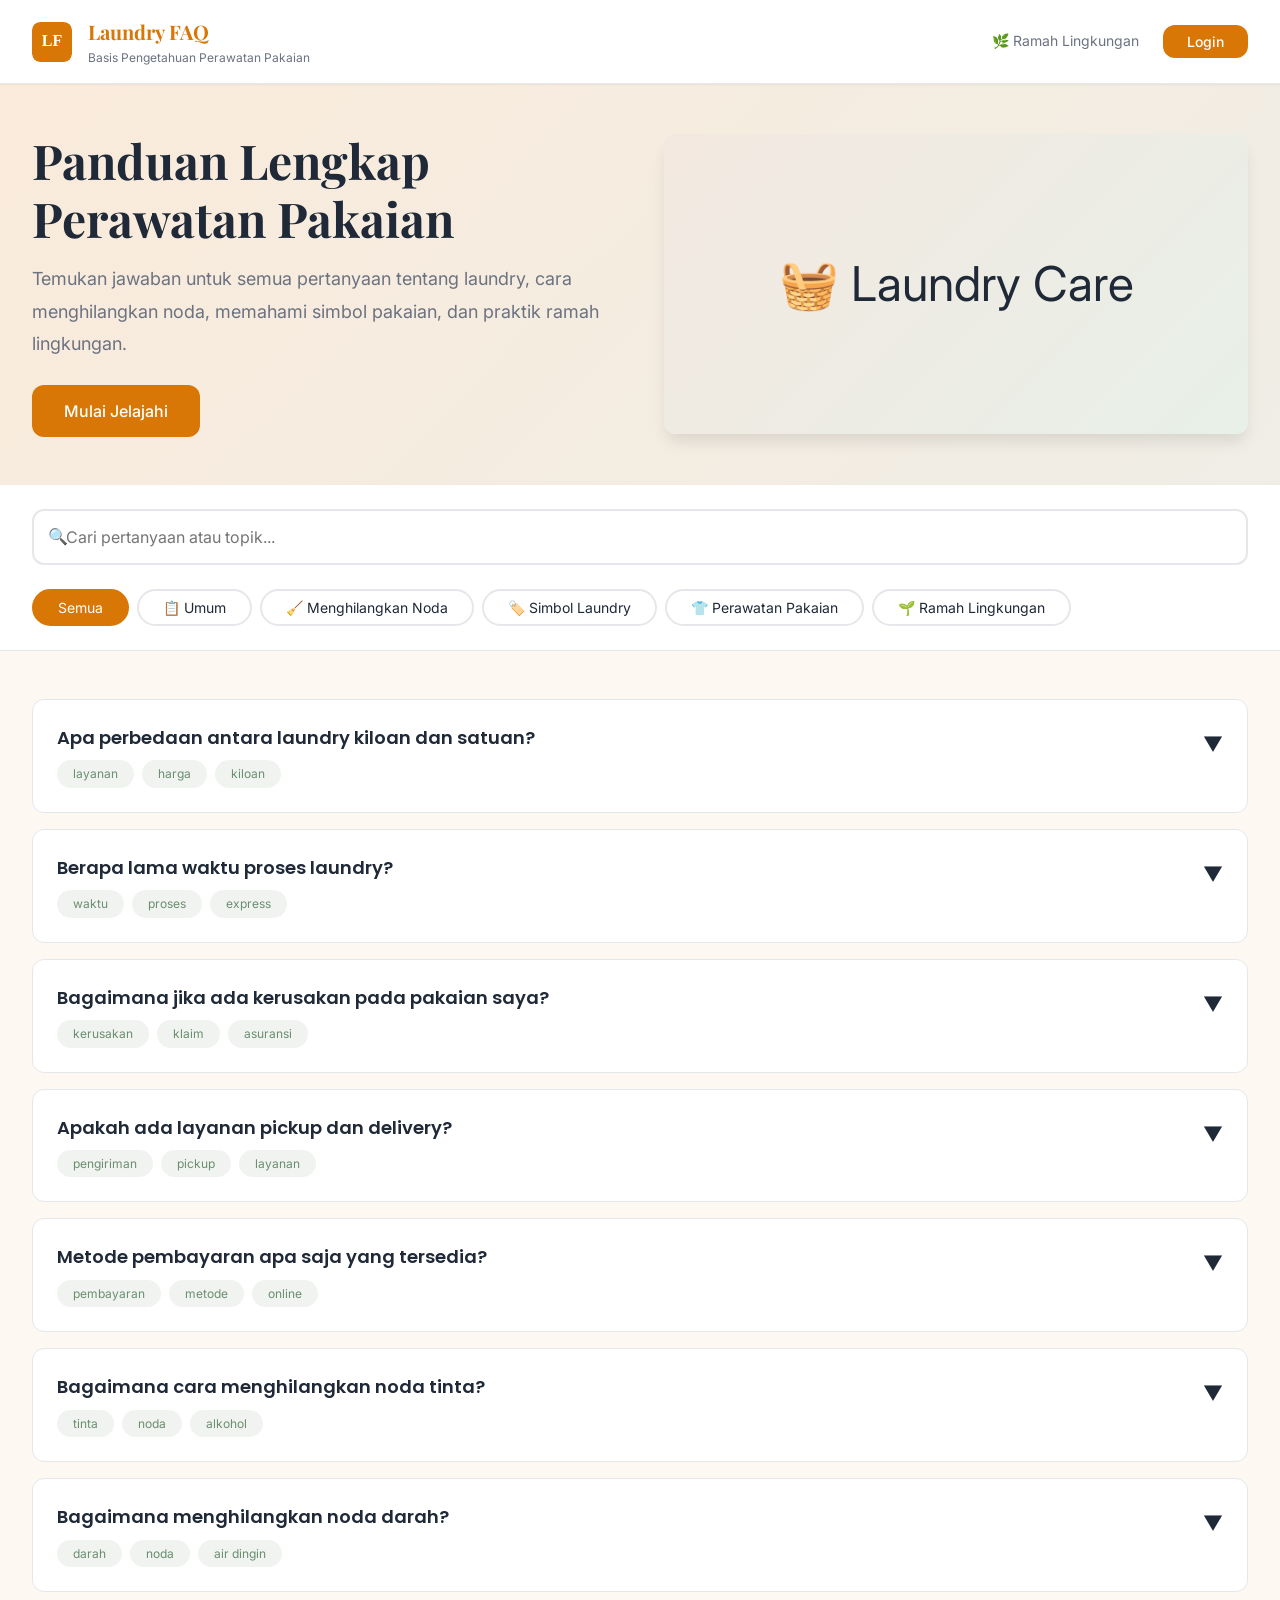
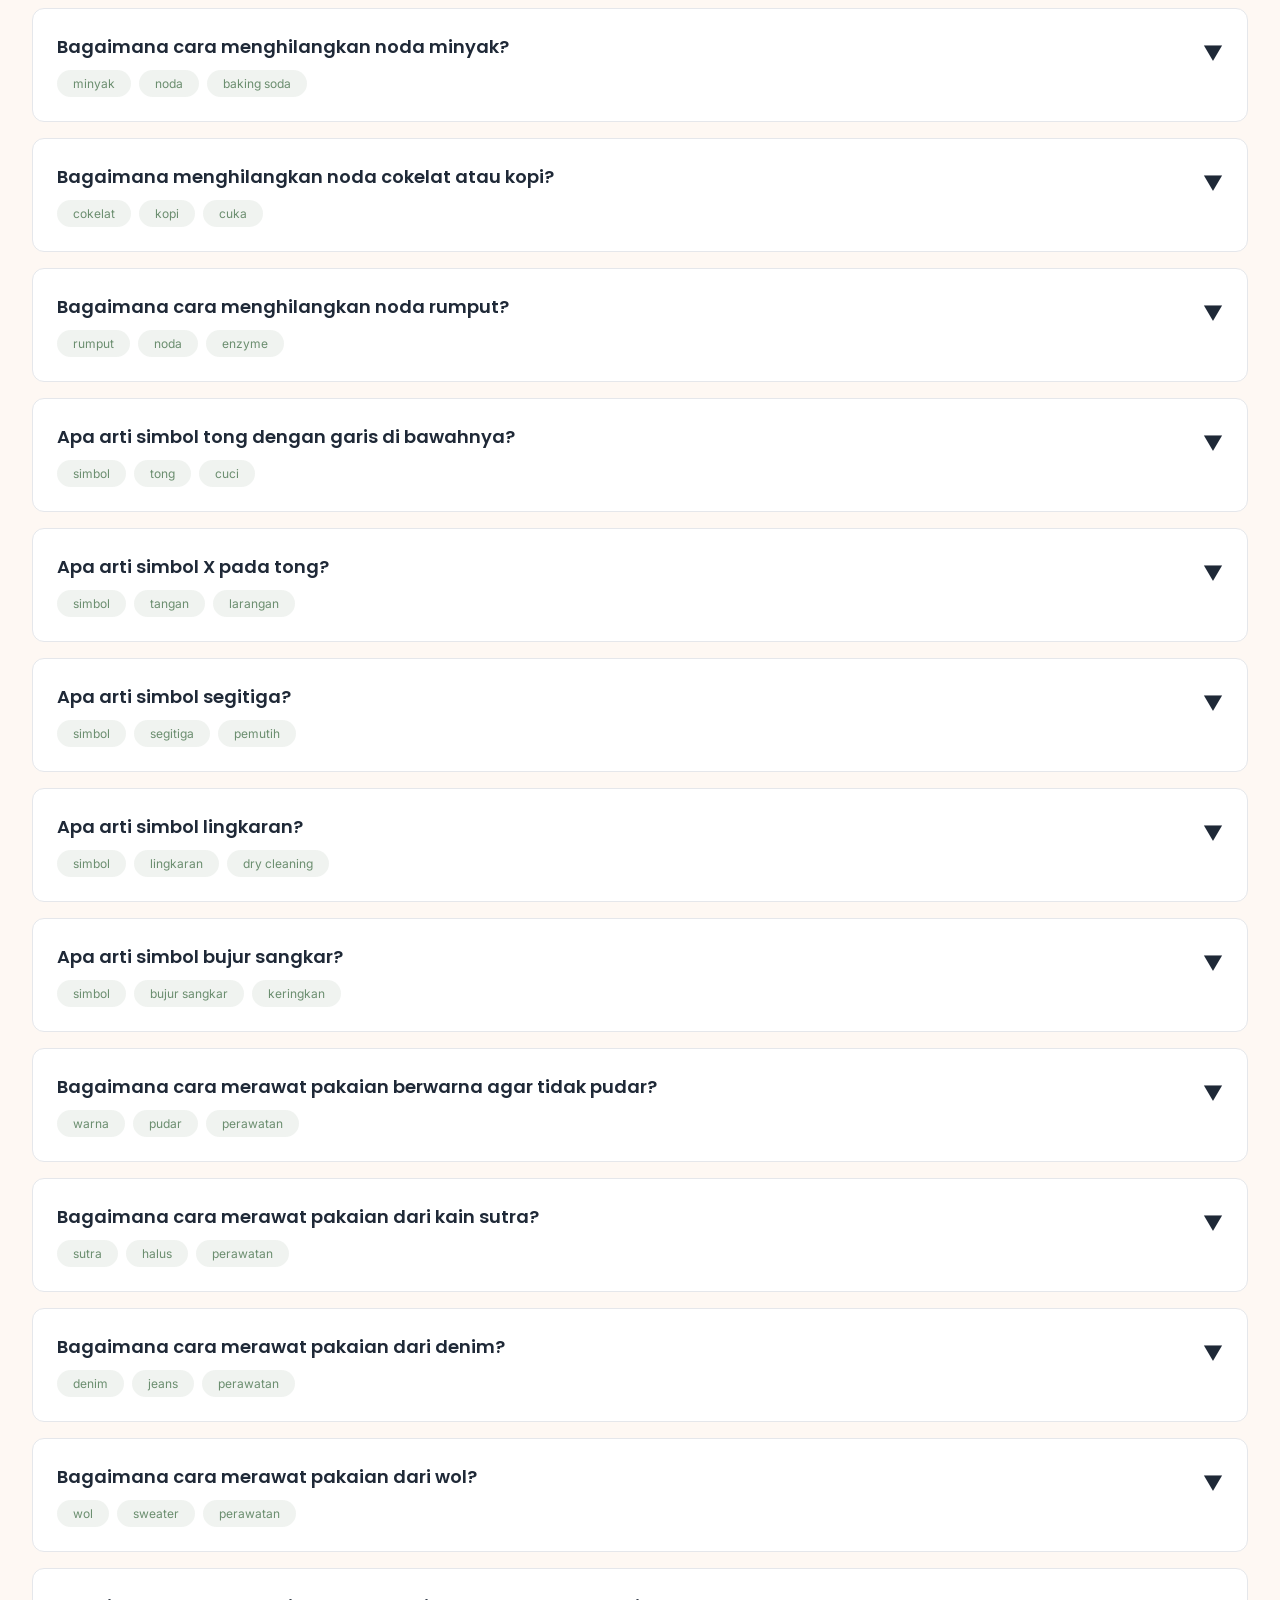
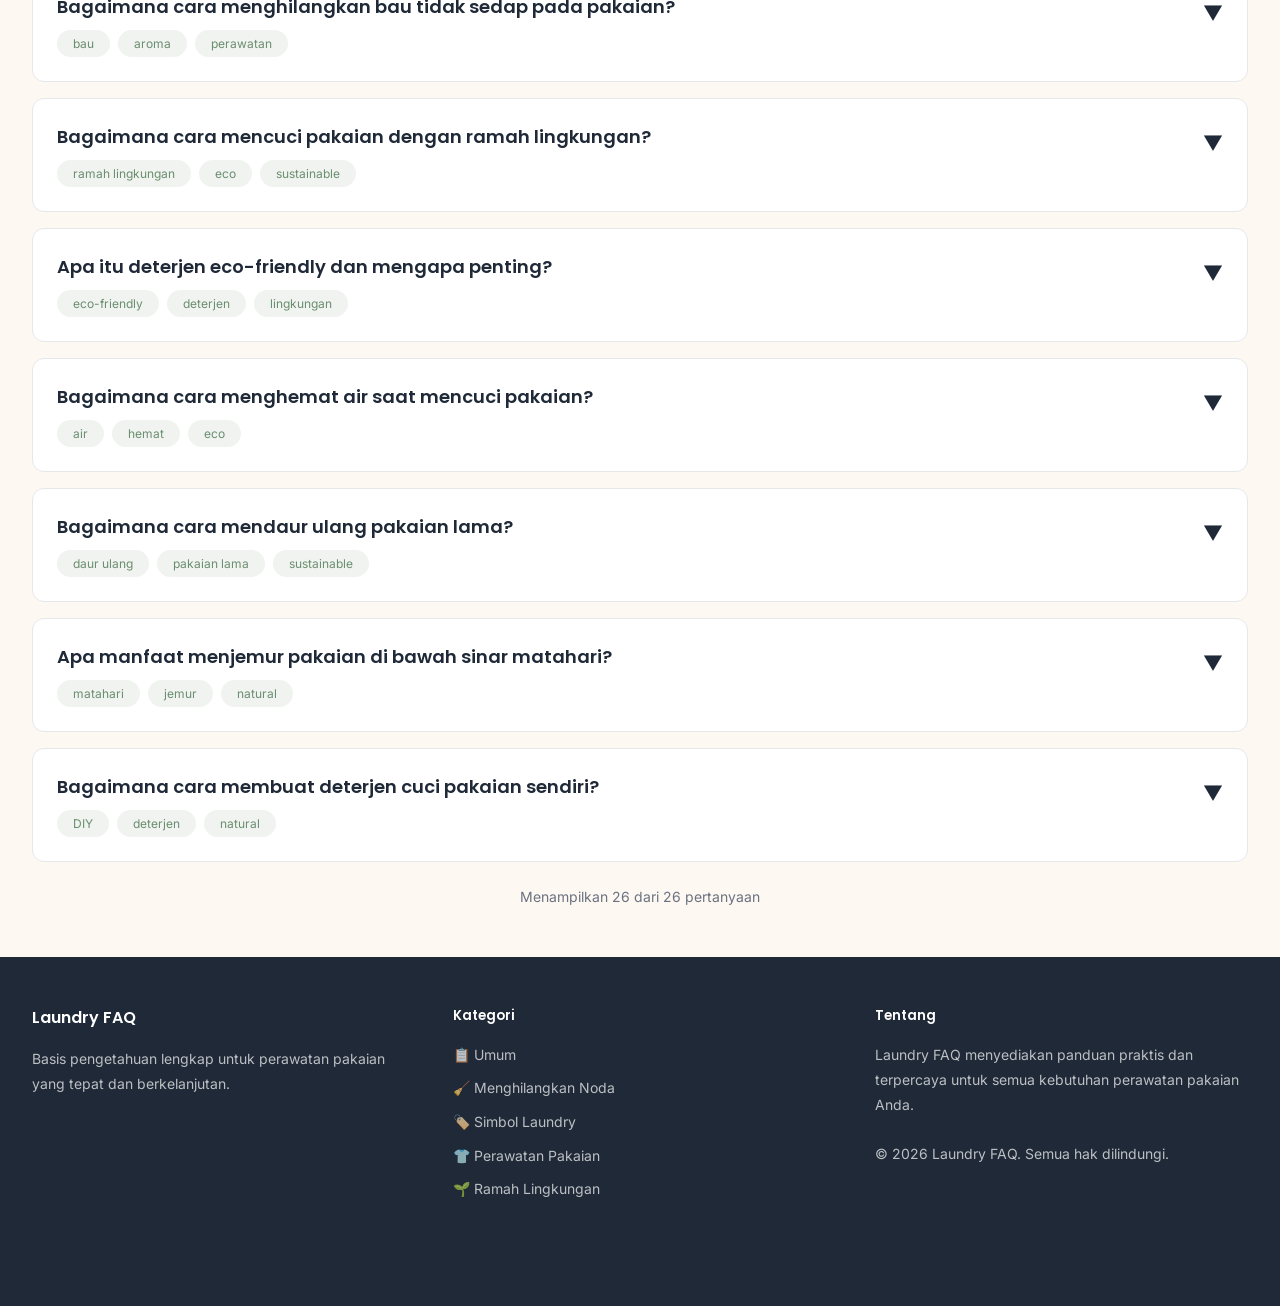
<file: index.html>
<!DOCTYPE html>
<html lang="id">
<head>
    <meta charset="UTF-8">
    <meta name="viewport" content="width=device-width, initial-scale=1.0">
    <title>Laundry FAQ - Basis Pengetahuan Perawatan Pakaian</title>
    <link rel="preconnect" href="https://fonts.googleapis.com">
    <link rel="preconnect" href="https://fonts.gstatic.com" crossorigin>
    <link href="https://fonts.googleapis.com/css2?family=Playfair+Display:wght@700&family=Poppins:wght@500;600&family=Inter:wght@400;500;600&display=swap" rel="stylesheet">
    <link rel="stylesheet" href="styles.css">
</head>
<body>
    <!-- Header/Navigation -->
    <header class="header sticky">
        <div class="container">
            <div class="header-content">
                <div class="logo-section">
                    <img src="data:image/svg+xml,%3Csvg xmlns='http://www.w3.org/2000/svg' viewBox='0 0 100 100'%3E%3Crect fill='%23D97706' width='100' height='100' rx='20'/%3E%3Ctext x='50' y='60' font-size='40' font-weight='bold' fill='white' text-anchor='middle'%3ELF%3C/text%3E%3C/svg%3E" alt="Logo" class="logo">
                    <div>
                        <h1 class="logo-title">Laundry FAQ</h1>
                        <p class="logo-subtitle">Basis Pengetahuan Perawatan Pakaian</p>
                    </div>
                </div>
                <div class="header-actions">
                    <span class="eco-badge">🌿 Ramah Lingkungan</span>
                    <div class="auth-section" id="authSection">
                        <button class="btn btn-primary" onclick="window.location.href='login.html'">Login</button>
                    </div>
                </div>
            </div>
        </div>
    </header>

    <!-- Hero Section -->
    <section class="hero">
        <div class="container">
            <div class="hero-grid">
                <div class="hero-content">
                    <h2 class="hero-title">Panduan Lengkap Perawatan Pakaian</h2>
                    <p class="hero-description">Temukan jawaban untuk semua pertanyaan tentang laundry, cara menghilangkan noda, memahami simbol pakaian, dan praktik ramah lingkungan.</p>
                    <button class="btn btn-primary btn-large" onclick="document.getElementById('search-section').scrollIntoView({behavior: 'smooth'})">Mulai Jelajahi</button>
                </div>
                <div class="hero-image">
                    <div class="placeholder-image">🧺 Laundry Care</div>
                </div>
            </div>
        </div>
    </section>

    <!-- Search & Filter Section -->
    <section id="search-section" class="search-section">
        <div class="container">
            <div class="search-box">
                <input type="text" id="searchInput" placeholder="Cari pertanyaan atau topik..." class="search-input">
                <span class="search-icon">🔍</span>
            </div>
            <div class="category-filters">
                <button class="filter-btn active" data-category="all" onclick="filterByCategory('all')">Semua</button>
                <button class="filter-btn" data-category="general" onclick="filterByCategory('general')">📋 Umum</button>
                <button class="filter-btn" data-category="stains" onclick="filterByCategory('stains')">🧹 Menghilangkan Noda</button>
                <button class="filter-btn" data-category="symbols" onclick="filterByCategory('symbols')">🏷️ Simbol Laundry</button>
                <button class="filter-btn" data-category="care" onclick="filterByCategory('care')">👕 Perawatan Pakaian</button>
                <button class="filter-btn" data-category="eco" onclick="filterByCategory('eco')">🌱 Ramah Lingkungan</button>
            </div>
        </div>
    </section>

    <!-- FAQ Content Section -->
    <section class="faq-section">
        <div class="container">
            <div id="faqContainer" class="faq-container">
                <!-- FAQ items will be inserted here by JavaScript -->
            </div>
            <div class="results-counter">
                <p>Menampilkan <span id="resultCount">0</span> dari <span id="totalCount">0</span> pertanyaan</p>
            </div>
        </div>
    </section>

    <!-- Footer -->
    <footer class="footer">
        <div class="container">
            <div class="footer-grid">
                <div class="footer-col">
                    <h4>Laundry FAQ</h4>
                    <p>Basis pengetahuan lengkap untuk perawatan pakaian yang tepat dan berkelanjutan.</p>
                </div>
                <div class="footer-col">
                    <h5>Kategori</h5>
                    <ul id="footerCategories">
                        <!-- Categories will be inserted here -->
                    </ul>
                </div>
                <div class="footer-col">
                    <h5>Tentang</h5>
                    <p>Laundry FAQ menyediakan panduan praktis dan terpercaya untuk semua kebutuhan perawatan pakaian Anda.</p>
                    <p class="copyright">© 2026 Laundry FAQ. Semua hak dilindungi.</p>
                </div>
            </div>
        </div>
    </footer>

    <script src="data.js"></script>
    <script src="app.js"></script>
</body>
</html>
</file>
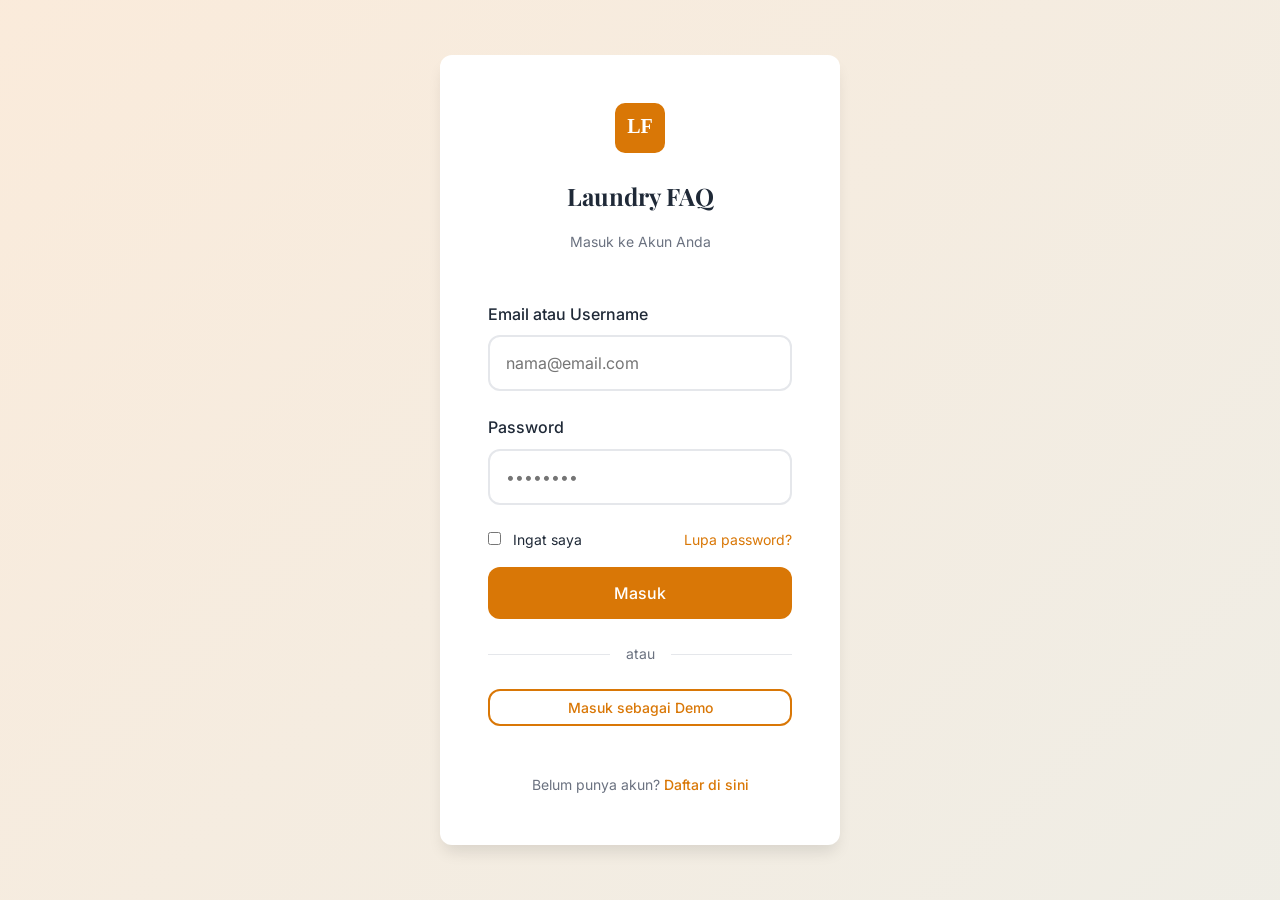
<file: admin.html>
<!DOCTYPE html>
<html lang="id">
<head>
    <meta charset="UTF-8">
    <meta name="viewport" content="width=device-width, initial-scale=1.0">
    <title>Admin Panel - Laundry FAQ</title>
    <link rel="preconnect" href="https://fonts.googleapis.com">
    <link rel="preconnect" href="https://fonts.gstatic.com" crossorigin>
    <link href="https://fonts.googleapis.com/css2?family=Playfair+Display:wght@700&family=Poppins:wght@500;600&family=Inter:wght@400;500;600&display=swap" rel="stylesheet">
    <link rel="stylesheet" href="styles.css">
    <style>
        .admin-container {
            display: grid;
            grid-template-columns: 1fr;
            min-height: 100vh;
        }

        .admin-content {
            padding: var(--spacing-2xl);
        }

        .admin-header {
            display: flex;
            align-items: center;
            justify-content: space-between;
            margin-bottom: var(--spacing-2xl);
            padding-bottom: var(--spacing-lg);
            border-bottom: 2px solid var(--border);
        }

        .admin-title {
            font-family: var(--font-display);
            font-size: 2rem;
            font-weight: 700;
            color: var(--foreground);
        }

        .admin-actions {
            display: flex;
            gap: var(--spacing-md);
            align-items: center;
        }

        .admin-user-info {
            display: flex;
            align-items: center;
            gap: var(--spacing-md);
            padding-right: var(--spacing-lg);
            border-right: 1px solid var(--border);
        }

        .admin-user-name {
            font-weight: 500;
            font-size: 0.875rem;
        }

        .admin-form-section {
            background-color: linear-gradient(135deg, rgba(217, 119, 6, 0.05) 0%, rgba(107, 142, 111, 0.05) 100%);
            border-left: 4px solid var(--primary);
            padding: var(--spacing-lg);
            border-radius: var(--radius-lg);
            margin-bottom: var(--spacing-2xl);
            display: none;
        }

        .admin-form-section.active {
            display: block;
        }

        .admin-form-title {
            font-family: var(--font-display);
            font-size: 1.5rem;
            font-weight: 700;
            margin-bottom: var(--spacing-lg);
        }

        .admin-form-grid {
            display: grid;
            grid-template-columns: 1fr;
            gap: var(--spacing-md);
        }

        @media (min-width: 768px) {
            .admin-form-grid {
                grid-template-columns: 1fr 1fr;
            }
        }

        .admin-form-full {
            grid-column: 1 / -1;
        }

        .admin-form-buttons {
            display: flex;
            gap: var(--spacing-md);
            margin-top: var(--spacing-lg);
            grid-column: 1 / -1;
        }

        .admin-toolbar {
            display: flex;
            flex-wrap: wrap;
            gap: var(--spacing-md);
            margin-bottom: var(--spacing-lg);
            align-items: center;
        }

        .admin-search {
            flex: 1;
            min-width: 200px;
        }

        .admin-filters {
            display: flex;
            flex-wrap: wrap;
            gap: var(--spacing-sm);
            margin-bottom: var(--spacing-lg);
        }

        .admin-list {
            display: grid;
            gap: var(--spacing-md);
        }

        .admin-item {
            background-color: white;
            border: 1px solid var(--border);
            border-radius: var(--radius-lg);
            padding: var(--spacing-lg);
            display: flex;
            justify-content: space-between;
            align-items: flex-start;
            gap: var(--spacing-md);
        }

        .admin-item-content {
            flex: 1;
        }

        .admin-item-title {
            font-family: var(--font-accent);
            font-size: 1.125rem;
            font-weight: 600;
            margin-bottom: var(--spacing-sm);
            color: var(--foreground);
        }

        .admin-item-meta {
            font-size: 0.875rem;
            color: var(--muted);
            margin-bottom: var(--spacing-sm);
        }

        .admin-item-tags {
            display: flex;
            flex-wrap: wrap;
            gap: var(--spacing-sm);
        }

        .admin-item-actions {
            display: flex;
            gap: var(--spacing-sm);
            flex-shrink: 0;
        }

        .admin-item-actions .btn {
            padding: var(--spacing-xs) var(--spacing-md);
            font-size: 0.75rem;
        }

        .tag-input-group {
            display: flex;
            gap: var(--spacing-sm);
            margin-bottom: var(--spacing-md);
        }

        .tag-input-group input {
            flex: 1;
        }

        .tag-list {
            display: flex;
            flex-wrap: wrap;
            gap: var(--spacing-sm);
            margin-bottom: var(--spacing-md);
        }

        .tag-item {
            display: inline-flex;
            align-items: center;
            gap: var(--spacing-sm);
            padding: var(--spacing-xs) var(--spacing-md);
            background-color: rgba(107, 142, 111, 0.1);
            color: var(--secondary);
            border-radius: 9999px;
            font-size: 0.875rem;
        }

        .tag-item button {
            background: none;
            border: none;
            color: inherit;
            cursor: pointer;
            font-size: 1rem;
            padding: 0;
        }

        .empty-state {
            text-align: center;
            padding: var(--spacing-2xl);
            color: var(--muted);
        }

        .empty-state-icon {
            font-size: 3rem;
            margin-bottom: var(--spacing-md);
        }

        .stats-grid {
            display: grid;
            grid-template-columns: repeat(auto-fit, minmax(150px, 1fr));
            gap: var(--spacing-md);
            margin-bottom: var(--spacing-2xl);
        }

        .stat-card {
            background-color: white;
            border: 1px solid var(--border);
            border-radius: var(--radius-lg);
            padding: var(--spacing-lg);
            text-align: center;
        }

        .stat-value {
            font-family: var(--font-display);
            font-size: 2rem;
            font-weight: 700;
            color: var(--primary);
        }

        .stat-label {
            font-size: 0.875rem;
            color: var(--muted);
            margin-top: var(--spacing-sm);
        }
    </style>
</head>
<body>
    <!-- Header -->
    <header class="header sticky">
        <div class="container">
            <div class="header-content">
                <div class="logo-section">
                    <img src="data:image/svg+xml,%3Csvg xmlns='http://www.w3.org/2000/svg' viewBox='0 0 100 100'%3E%3Crect fill='%23D97706' width='100' height='100' rx='20'/%3E%3Ctext x='50' y='60' font-size='40' font-weight='bold' fill='white' text-anchor='middle'%3ELF%3C/text%3E%3C/svg%3E" alt="Logo" class="logo">
                    <div>
                        <h1 class="logo-title">Admin Panel</h1>
                        <p class="logo-subtitle">Kelola FAQ Laundry</p>
                    </div>
                </div>
                <div class="header-actions">
                    <div class="admin-user-info">
                        <span class="admin-user-name" id="userName">Admin</span>
                    </div>
                    <button class="btn btn-outline btn-small" onclick="logout()">Logout</button>
                </div>
            </div>
        </div>
    </header>

    <!-- Main Content -->
    <main class="admin-content">
        <div class="container">
            <div class="admin-header">
                <h2 class="admin-title">Manajemen FAQ</h2>
                <div class="admin-actions">
                    <button class="btn btn-primary" onclick="toggleCreateForm()">➕ Buat FAQ Baru</button>
                </div>
            </div>

            <!-- Alert Container -->
            <div id="alertContainer"></div>

            <!-- Statistics -->
            <div class="stats-grid">
                <div class="stat-card">
                    <div class="stat-value" id="totalFaqCount">0</div>
                    <div class="stat-label">Total FAQ</div>
                </div>
                <div class="stat-card">
                    <div class="stat-value" id="categoryCount">0</div>
                    <div class="stat-label">Kategori</div>
                </div>
            </div>

            <!-- Create/Edit Form -->
            <div class="admin-form-section" id="createFormSection">
                <h3 class="admin-form-title" id="formTitle">Buat FAQ Baru</h3>
                <form class="admin-form-grid" onsubmit="handleSaveFaq(event)">
                    <div class="form-group">
                        <label class="form-label" for="faqQuestion">Pertanyaan *</label>
                        <input type="text" id="faqQuestion" class="form-input" placeholder="Masukkan pertanyaan..." required>
                    </div>

                    <div class="form-group">
                        <label class="form-label" for="faqCategory">Kategori *</label>
                        <select id="faqCategory" class="form-select" required>
                            <option value="">Pilih kategori...</option>
                        </select>
                    </div>

                    <div class="form-group admin-form-full">
                        <label class="form-label" for="faqAnswer">Jawaban *</label>
                        <textarea id="faqAnswer" class="form-textarea" placeholder="Masukkan jawaban..." required></textarea>
                    </div>

                    <div class="form-group admin-form-full">
                        <label class="form-label">Tag</label>
                        <div class="tag-input-group">
                            <input type="text" id="tagInput" class="form-input" placeholder="Tambahkan tag...">
                            <button type="button" class="btn btn-outline" onclick="addTag()">Tambah</button>
                        </div>
                        <div class="tag-list" id="tagList"></div>
                    </div>

                    <div class="admin-form-buttons">
                        <button type="submit" class="btn btn-primary" id="submitBtn">Buat FAQ</button>
                        <button type="button" class="btn btn-outline" onclick="cancelForm()">Batal</button>
                    </div>
                </form>
            </div>

            <!-- Search & Filter -->
            <div class="admin-toolbar">
                <div class="admin-search">
                    <input type="text" id="searchFaq" class="form-input" placeholder="Cari FAQ...">
                </div>
            </div>

            <div class="admin-filters">
                <button class="filter-btn active" data-category="all" onclick="filterAdminCategory('all')">Semua</button>
                <button class="filter-btn" data-category="general" onclick="filterAdminCategory('general')">Umum</button>
                <button class="filter-btn" data-category="stains" onclick="filterAdminCategory('stains')">Menghilangkan Noda</button>
                <button class="filter-btn" data-category="symbols" onclick="filterAdminCategory('symbols')">Simbol Laundry</button>
                <button class="filter-btn" data-category="care" onclick="filterAdminCategory('care')">Perawatan Pakaian</button>
                <button class="filter-btn" data-category="eco" onclick="filterAdminCategory('eco')">Ramah Lingkungan</button>
            </div>

            <!-- FAQ List -->
            <div class="admin-list" id="adminFaqList"></div>
        </div>
    </main>

    <script src="data.js"></script>
    <script src="admin.js"></script>
</body>
</html>
</file>
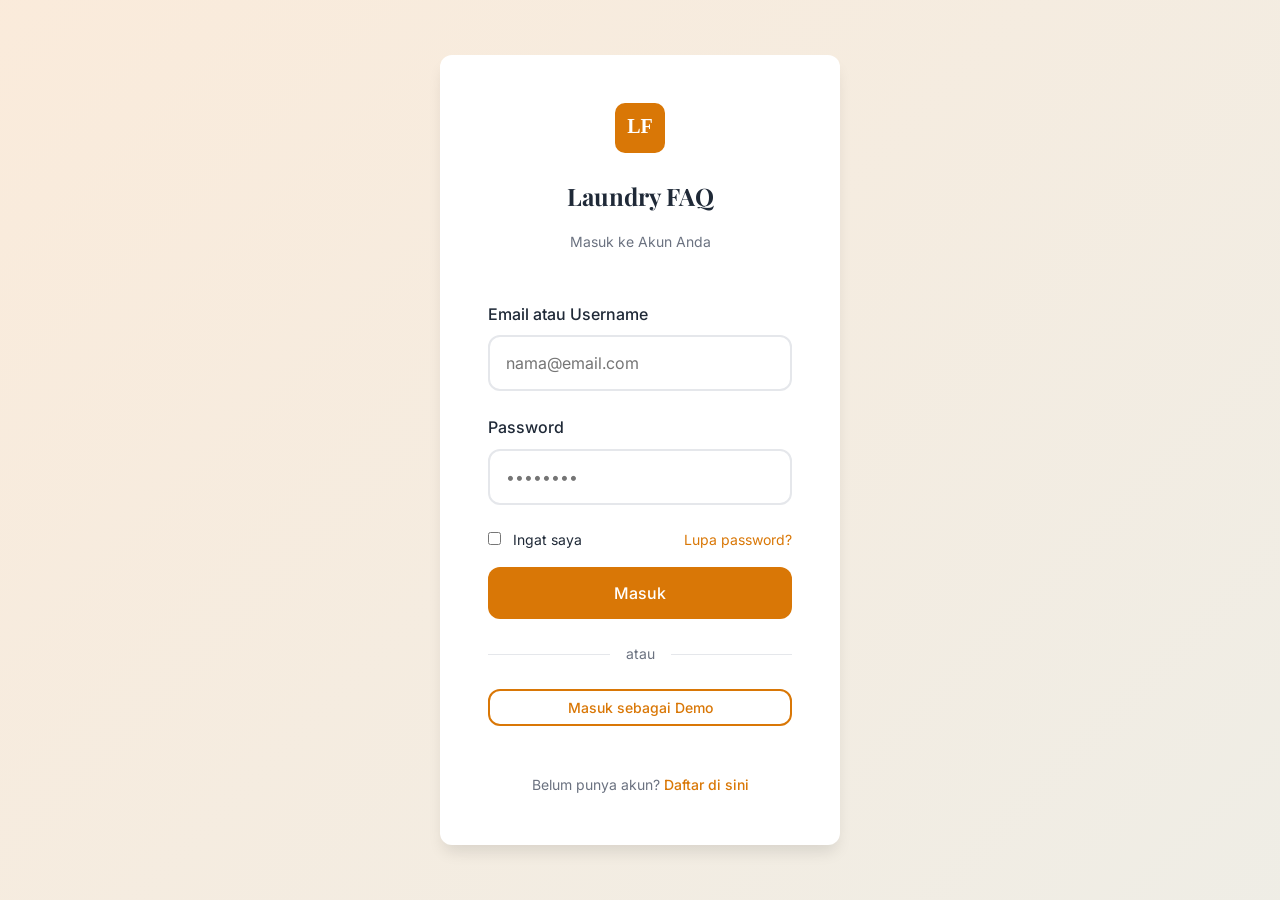
<file: login.html>
<!DOCTYPE html>
<html lang="id">
<head>
    <meta charset="UTF-8">
    <meta name="viewport" content="width=device-width, initial-scale=1.0">
    <title>Login - Laundry FAQ</title>
    <link rel="preconnect" href="https://fonts.googleapis.com">
    <link rel="preconnect" href="https://fonts.gstatic.com" crossorigin>
    <link href="https://fonts.googleapis.com/css2?family=Playfair+Display:wght@700&family=Poppins:wght@500;600&family=Inter:wght@400;500;600&display=swap" rel="stylesheet">
    <link rel="stylesheet" href="styles.css">
    <style>
        .login-container {
            min-height: 100vh;
            display: flex;
            align-items: center;
            justify-content: center;
            background: linear-gradient(135deg, rgba(217, 119, 6, 0.1) 0%, rgba(107, 142, 111, 0.1) 100%);
            padding: var(--spacing-md);
        }

        .login-card {
            width: 100%;
            max-width: 400px;
            background-color: white;
            border-radius: var(--radius-lg);
            padding: var(--spacing-2xl);
            box-shadow: var(--shadow-lg);
        }

        .login-header {
            text-align: center;
            margin-bottom: var(--spacing-2xl);
        }

        .login-logo {
            width: 50px;
            height: 50px;
            margin: 0 auto var(--spacing-md);
        }

        .login-title {
            font-family: var(--font-display);
            font-size: 1.5rem;
            font-weight: 700;
            color: var(--foreground);
            margin-bottom: var(--spacing-md);
        }

        .login-subtitle {
            color: var(--muted);
            font-size: 0.875rem;
        }

        .login-form {
            margin-bottom: var(--spacing-lg);
        }

        .form-divider {
            display: flex;
            align-items: center;
            gap: var(--spacing-md);
            margin: var(--spacing-lg) 0;
        }

        .form-divider::before,
        .form-divider::after {
            content: '';
            flex: 1;
            height: 1px;
            background-color: var(--border);
        }

        .form-divider-text {
            color: var(--muted);
            font-size: 0.875rem;
        }

        .login-footer {
            text-align: center;
            margin-top: var(--spacing-lg);
            color: var(--muted);
            font-size: 0.875rem;
        }

        .login-footer a {
            color: var(--primary);
            font-weight: 500;
        }

        .alert {
            margin-bottom: var(--spacing-lg);
        }

        .checkbox-group {
            display: flex;
            align-items: center;
            justify-content: space-between;
            margin-bottom: var(--spacing-md);
            font-size: 0.875rem;
        }

        .checkbox-group input[type="checkbox"] {
            margin-right: var(--spacing-sm);
        }

        .checkbox-group a {
            color: var(--primary);
        }
    </style>
</head>
<body>
    <div class="login-container">
        <div class="login-card">
            <div class="login-header">
                <img src="data:image/svg+xml,%3Csvg xmlns='http://www.w3.org/2000/svg' viewBox='0 0 100 100'%3E%3Crect fill='%23D97706' width='100' height='100' rx='20'/%3E%3Ctext x='50' y='60' font-size='40' font-weight='bold' fill='white' text-anchor='middle'%3ELF%3C/text%3E%3C/svg%3E" alt="Logo" class="login-logo">
                <h1 class="login-title">Laundry FAQ</h1>
                <p class="login-subtitle">Masuk ke Akun Anda</p>
            </div>

            <div id="alertContainer"></div>

            <form class="login-form" onsubmit="handleLogin(event)">
                <div class="form-group">
                    <label class="form-label" for="email">Email atau Username</label>
                    <input type="text" id="email" class="form-input" placeholder="nama@email.com" required>
                </div>

                <div class="form-group">
                    <label class="form-label" for="password">Password</label>
                    <input type="password" id="password" class="form-input" placeholder="••••••••" required>
                </div>

                <div class="checkbox-group">
                    <label>
                        <input type="checkbox" id="remember"> Ingat saya
                    </label>
                    <a href="#">Lupa password?</a>
                </div>

                <button type="submit" class="btn btn-primary btn-large" style="width: 100%;">Masuk</button>
            </form>

            <div class="form-divider">
                <span class="form-divider-text">atau</span>
            </div>

            <button type="button" class="btn btn-outline" style="width: 100%; margin-bottom: var(--spacing-lg);" onclick="loginAsDemo()">
                Masuk sebagai Demo
            </button>

            <div class="login-footer">
                Belum punya akun? <a href="#">Daftar di sini</a>
            </div>
        </div>
    </div>

    <script src="data.js"></script>
    <script>
        // Demo credentials
        const demoUsers = [
            { email: 'admin@laundry.com', password: 'admin123', name: 'Admin User', role: 'admin' },
            { email: 'user@laundry.com', password: 'user123', name: 'Regular User', role: 'user' }
        ];

        function handleLogin(event) {
            event.preventDefault();
            
            const email = document.getElementById('email').value.trim();
            const password = document.getElementById('password').value;
            const alertContainer = document.getElementById('alertContainer');
            
            // Validation
            if (!email || !password) {
                showAlert('Email dan password harus diisi', 'error');
                return;
            }

            if (!email.includes('@') && email.length < 3) {
                showAlert('Format email atau username tidak valid', 'error');
                return;
            }

            // Check demo credentials
            const user = demoUsers.find(u => 
                (u.email === email || u.name.toLowerCase() === email.toLowerCase()) && 
                u.password === password
            );

            if (user) {
                // Login successful
                const userData = {
                    email: user.email,
                    name: user.name,
                    role: user.role
                };
                localStorage.setItem('currentUser', JSON.stringify(userData));
                showAlert('Login berhasil! Mengarahkan...', 'success');
                setTimeout(() => {
                    window.location.href = user.role === 'admin' ? 'admin.html' : 'index.html';
                }, 1000);
            } else {
                showAlert('Email/username atau password salah', 'error');
            }
        }

        function loginAsDemo() {
            document.getElementById('email').value = 'admin@laundry.com';
            document.getElementById('password').value = 'admin123';
            showAlert('Demo credentials sudah diisi. Klik Masuk untuk login.', 'info');
        }

        function showAlert(message, type) {
            const alertContainer = document.getElementById('alertContainer');
            const icons = {
                success: '✓',
                error: '✕',
                info: 'ℹ',
                warning: '⚠'
            };
            
            alertContainer.innerHTML = `
                <div class="alert alert-${type}">
                    <span class="alert-icon">${icons[type]}</span>
                    <span>${message}</span>
                </div>
            `;
            
            if (type === 'success') {
                setTimeout(() => {
                    alertContainer.innerHTML = '';
                }, 3000);
            }
        }

        // Check if already logged in
        window.addEventListener('load', function() {
            const user = localStorage.getItem('currentUser');
            if (user) {
                window.location.href = 'index.html';
            }
        });
    </script>
</body>
</html>
</file>
<file: styles.css>
/* ============================================
   LAUNDRY FAQ - CSS STYLESHEET
   Design: Warm & Approachable
   ============================================ */

:root {
    /* Colors */
    --primary: #D97706;
    --primary-light: #F3E8E0;
    --secondary: #6B8E6F;
    --secondary-light: #E8F0E8;
    --background: #FEF8F3;
    --foreground: #1F2937;
    --border: #E5E7EB;
    --muted: #6B7280;
    --success: #10B981;
    --error: #EF4444;
    --warning: #F59E0B;
    
    /* Typography */
    --font-display: 'Playfair Display', serif;
    --font-accent: 'Poppins', sans-serif;
    --font-body: 'Inter', sans-serif;
    
    /* Spacing */
    --spacing-xs: 0.25rem;
    --spacing-sm: 0.5rem;
    --spacing-md: 1rem;
    --spacing-lg: 1.5rem;
    --spacing-xl: 2rem;
    --spacing-2xl: 3rem;
    
    /* Border Radius */
    --radius-sm: 0.375rem;
    --radius-md: 0.5rem;
    --radius-lg: 0.75rem;
    
    /* Shadows */
    --shadow-sm: 0 1px 2px 0 rgba(0, 0, 0, 0.05);
    --shadow-md: 0 4px 6px -1px rgba(0, 0, 0, 0.1);
    --shadow-lg: 0 10px 15px -3px rgba(0, 0, 0, 0.1);
}

/* ============================================
   RESET & BASE STYLES
   ============================================ */

* {
    margin: 0;
    padding: 0;
    box-sizing: border-box;
}

html {
    scroll-behavior: smooth;
}

body {
    font-family: var(--font-body);
    background-color: var(--background);
    color: var(--foreground);
    line-height: 1.6;
}

a {
    color: var(--primary);
    text-decoration: none;
    transition: color 0.2s ease;
}

a:hover {
    color: var(--primary);
    opacity: 0.8;
}

/* ============================================
   CONTAINER & LAYOUT
   ============================================ */

.container {
    width: 100%;
    max-width: 1280px;
    margin: 0 auto;
    padding: 0 var(--spacing-md);
}

@media (min-width: 640px) {
    .container {
        padding: 0 var(--spacing-lg);
    }
}

@media (min-width: 1024px) {
    .container {
        padding: 0 var(--spacing-xl);
    }
}

/* ============================================
   BUTTONS
   ============================================ */

.btn {
    display: inline-block;
    padding: var(--spacing-sm) var(--spacing-lg);
    border: none;
    border-radius: var(--radius-lg);
    font-family: var(--font-body);
    font-size: 0.875rem;
    font-weight: 500;
    cursor: pointer;
    transition: all 0.2s ease;
    text-align: center;
}

.btn:active {
    transform: scale(0.95);
}

.btn-primary {
    background-color: var(--primary);
    color: white;
}

.btn-primary:hover {
    background-color: #B85E00;
}

.btn-secondary {
    background-color: var(--secondary);
    color: white;
}

.btn-secondary:hover {
    background-color: #5A7A5E;
}

.btn-outline {
    background-color: transparent;
    color: var(--primary);
    border: 2px solid var(--primary);
}

.btn-outline:hover {
    background-color: var(--primary-light);
}

.btn-danger {
    background-color: var(--error);
    color: white;
}

.btn-danger:hover {
    background-color: #DC2626;
}

.btn-large {
    padding: var(--spacing-md) var(--spacing-xl);
    font-size: 1rem;
}

.btn-small {
    padding: var(--spacing-xs) var(--spacing-md);
    font-size: 0.75rem;
}

.btn:disabled {
    opacity: 0.5;
    cursor: not-allowed;
}

/* ============================================
   HEADER
   ============================================ */

.header {
    background-color: rgba(255, 255, 255, 0.95);
    backdrop-filter: blur(10px);
    border-bottom: 1px solid var(--border);
    box-shadow: var(--shadow-sm);
    z-index: 50;
}

.header.sticky {
    position: sticky;
    top: 0;
}

.header-content {
    display: flex;
    align-items: center;
    justify-content: space-between;
    padding: var(--spacing-md) 0;
}

.logo-section {
    display: flex;
    align-items: center;
    gap: var(--spacing-md);
}

.logo {
    width: 40px;
    height: 40px;
    border-radius: var(--radius-md);
}

.logo-title {
    font-family: var(--font-display);
    font-size: 1.25rem;
    font-weight: 700;
    color: var(--primary);
}

.logo-subtitle {
    font-size: 0.75rem;
    color: var(--muted);
}

.header-actions {
    display: flex;
    align-items: center;
    gap: var(--spacing-lg);
}

.eco-badge {
    font-size: 0.875rem;
    color: var(--muted);
    display: none;
}

@media (min-width: 768px) {
    .eco-badge {
        display: inline;
    }
}

.auth-section {
    display: flex;
    align-items: center;
    gap: var(--spacing-md);
}

.user-info {
    display: flex;
    align-items: center;
    gap: var(--spacing-md);
    font-size: 0.875rem;
}

.user-name {
    font-weight: 500;
}

/* ============================================
   HERO SECTION
   ============================================ */

.hero {
    background: linear-gradient(135deg, rgba(217, 119, 6, 0.1) 0%, rgba(107, 142, 111, 0.1) 100%);
    padding: var(--spacing-2xl) 0;
}

.hero-grid {
    display: grid;
    grid-template-columns: 1fr;
    gap: var(--spacing-2xl);
    align-items: center;
}

@media (min-width: 768px) {
    .hero-grid {
        grid-template-columns: 1fr 1fr;
    }
}

.hero-title {
    font-family: var(--font-display);
    font-size: 2.25rem;
    font-weight: 700;
    color: var(--foreground);
    margin-bottom: var(--spacing-md);
    line-height: 1.2;
}

@media (min-width: 768px) {
    .hero-title {
        font-size: 3rem;
    }
}

.hero-description {
    font-size: 1.125rem;
    color: var(--muted);
    margin-bottom: var(--spacing-lg);
    line-height: 1.8;
}

.hero-image {
    display: none;
}

@media (min-width: 768px) {
    .hero-image {
        display: block;
    }
}

.placeholder-image {
    width: 100%;
    height: 300px;
    background: linear-gradient(135deg, var(--primary-light), var(--secondary-light));
    border-radius: var(--radius-lg);
    display: flex;
    align-items: center;
    justify-content: center;
    font-size: 3rem;
    box-shadow: var(--shadow-lg);
}

/* ============================================
   SEARCH SECTION
   ============================================ */

.search-section {
    background-color: white;
    border-bottom: 1px solid var(--border);
    padding: var(--spacing-lg) 0;
}

.search-box {
    position: relative;
    margin-bottom: var(--spacing-lg);
}

.search-input {
    width: 100%;
    padding: var(--spacing-md) var(--spacing-lg) var(--spacing-md) var(--spacing-xl);
    border: 2px solid var(--border);
    border-radius: var(--radius-lg);
    font-family: var(--font-body);
    font-size: 1rem;
    transition: border-color 0.2s ease;
}

.search-input:focus {
    outline: none;
    border-color: var(--primary);
}

.search-icon {
    position: absolute;
    left: var(--spacing-md);
    top: 50%;
    transform: translateY(-50%);
    color: var(--muted);
}

.category-filters {
    display: flex;
    flex-wrap: wrap;
    gap: var(--spacing-sm);
}

.filter-btn {
    padding: var(--spacing-sm) var(--spacing-lg);
    border: 2px solid var(--border);
    border-radius: 9999px;
    background-color: white;
    color: var(--foreground);
    font-family: var(--font-body);
    font-size: 0.875rem;
    cursor: pointer;
    transition: all 0.2s ease;
}

.filter-btn:hover {
    border-color: var(--primary);
}

.filter-btn.active {
    background-color: var(--primary);
    color: white;
    border-color: var(--primary);
}

/* ============================================
   FAQ SECTION
   ============================================ */

.faq-section {
    padding: var(--spacing-2xl) 0;
    background-color: var(--background);
}

.faq-container {
    display: grid;
    gap: var(--spacing-md);
}

.faq-item {
    background-color: white;
    border: 1px solid var(--border);
    border-radius: var(--radius-lg);
    overflow: hidden;
    transition: all 0.3s ease;
    animation: slideInUp 0.3s ease-out;
}

@keyframes slideInUp {
    from {
        opacity: 0;
        transform: translateY(10px);
    }
    to {
        opacity: 1;
        transform: translateY(0);
    }
}

.faq-item:hover {
    box-shadow: var(--shadow-md);
    border-color: rgba(217, 119, 6, 0.5);
}

.faq-header {
    padding: var(--spacing-lg);
    cursor: pointer;
    display: flex;
    align-items: flex-start;
    justify-content: space-between;
    gap: var(--spacing-md);
}

.faq-header:hover {
    background-color: var(--primary-light);
}

.faq-question {
    font-family: var(--font-accent);
    font-size: 1.125rem;
    font-weight: 600;
    color: var(--foreground);
    margin-bottom: var(--spacing-sm);
}

.faq-tags {
    display: flex;
    flex-wrap: wrap;
    gap: var(--spacing-sm);
}

.faq-tag {
    display: inline-block;
    padding: var(--spacing-xs) var(--spacing-md);
    background-color: rgba(107, 142, 111, 0.1);
    color: var(--secondary);
    border-radius: 9999px;
    font-size: 0.75rem;
}

.faq-chevron {
    flex-shrink: 0;
    font-size: 1.25rem;
    transition: transform 0.3s ease;
    margin-top: var(--spacing-xs);
}

.faq-item.expanded .faq-chevron {
    transform: rotate(180deg);
}

.faq-content {
    padding: 0 var(--spacing-lg) var(--spacing-lg);
    border-top: 1px solid var(--border);
    display: none;
    animation: fadeIn 0.3s ease-out;
}

@keyframes fadeIn {
    from {
        opacity: 0;
    }
    to {
        opacity: 1;
    }
}

.faq-item.expanded .faq-content {
    display: block;
}

.faq-answer {
    color: var(--foreground);
    line-height: 1.8;
}

.no-results {
    text-align: center;
    padding: var(--spacing-2xl);
    color: var(--muted);
}

.no-results-title {
    font-size: 1.125rem;
    margin-bottom: var(--spacing-sm);
}

.results-counter {
    text-align: center;
    margin-top: var(--spacing-lg);
    color: var(--muted);
    font-size: 0.875rem;
}

/* ============================================
   FOOTER
   ============================================ */

.footer {
    background-color: var(--foreground);
    color: white;
    padding: var(--spacing-2xl) 0;
}

.footer-grid {
    display: grid;
    grid-template-columns: 1fr;
    gap: var(--spacing-2xl);
    margin-bottom: var(--spacing-2xl);
}

@media (min-width: 768px) {
    .footer-grid {
        grid-template-columns: repeat(3, 1fr);
    }
}

.footer-col h4,
.footer-col h5 {
    font-family: var(--font-accent);
    font-weight: 600;
    margin-bottom: var(--spacing-md);
}

.footer-col p {
    font-size: 0.875rem;
    color: rgba(255, 255, 255, 0.7);
    line-height: 1.8;
}

.footer-col ul {
    list-style: none;
}

.footer-col ul li {
    margin-bottom: var(--spacing-sm);
}

.footer-col ul li a {
    color: rgba(255, 255, 255, 0.7);
    font-size: 0.875rem;
    transition: color 0.2s ease;
}

.footer-col ul li a:hover {
    color: white;
}

.copyright {
    font-size: 0.75rem;
    color: rgba(255, 255, 255, 0.5);
    margin-top: var(--spacing-lg);
}

/* ============================================
   FORMS
   ============================================ */

.form-group {
    margin-bottom: var(--spacing-lg);
}

.form-label {
    display: block;
    font-weight: 500;
    margin-bottom: var(--spacing-sm);
    color: var(--foreground);
}

.form-input,
.form-textarea,
.form-select {
    width: 100%;
    padding: var(--spacing-md);
    border: 2px solid var(--border);
    border-radius: var(--radius-lg);
    font-family: var(--font-body);
    font-size: 1rem;
    transition: border-color 0.2s ease;
}

.form-input:focus,
.form-textarea:focus,
.form-select:focus {
    outline: none;
    border-color: var(--primary);
}

.form-textarea {
    resize: vertical;
    min-height: 120px;
}

.form-error {
    color: var(--error);
    font-size: 0.875rem;
    margin-top: var(--spacing-xs);
}

.form-success {
    color: var(--success);
    font-size: 0.875rem;
    margin-top: var(--spacing-xs);
}

/* ============================================
   CARDS
   ============================================ */

.card {
    background-color: white;
    border: 1px solid var(--border);
    border-radius: var(--radius-lg);
    padding: var(--spacing-lg);
    box-shadow: var(--shadow-sm);
}

.card:hover {
    box-shadow: var(--shadow-md);
}

.card-title {
    font-family: var(--font-display);
    font-size: 1.5rem;
    font-weight: 700;
    margin-bottom: var(--spacing-md);
}

/* ============================================
   MODALS & DIALOGS
   ============================================ */

.modal {
    display: none;
    position: fixed;
    top: 0;
    left: 0;
    width: 100%;
    height: 100%;
    background-color: rgba(0, 0, 0, 0.5);
    z-index: 1000;
    align-items: center;
    justify-content: center;
}

.modal.active {
    display: flex;
}

.modal-content {
    background-color: white;
    border-radius: var(--radius-lg);
    padding: var(--spacing-2xl);
    max-width: 500px;
    width: 90%;
    max-height: 90vh;
    overflow-y: auto;
    box-shadow: var(--shadow-lg);
}

.modal-header {
    display: flex;
    align-items: center;
    justify-content: space-between;
    margin-bottom: var(--spacing-lg);
}

.modal-title {
    font-family: var(--font-display);
    font-size: 1.5rem;
    font-weight: 700;
}

.modal-close {
    background: none;
    border: none;
    font-size: 1.5rem;
    cursor: pointer;
    color: var(--muted);
}

.modal-close:hover {
    color: var(--foreground);
}

.modal-footer {
    display: flex;
    gap: var(--spacing-md);
    margin-top: var(--spacing-lg);
    justify-content: flex-end;
}

/* ============================================
   ALERTS & NOTIFICATIONS
   ============================================ */

.alert {
    padding: var(--spacing-md) var(--spacing-lg);
    border-radius: var(--radius-lg);
    margin-bottom: var(--spacing-md);
    display: flex;
    gap: var(--spacing-md);
    align-items: flex-start;
}

.alert-success {
    background-color: #D1FAE5;
    color: #065F46;
    border: 1px solid #6EE7B7;
}

.alert-error {
    background-color: #FEE2E2;
    color: #7F1D1D;
    border: 1px solid #FCA5A5;
}

.alert-warning {
    background-color: #FEF3C7;
    color: #78350F;
    border: 1px solid #FCD34D;
}

.alert-info {
    background-color: #DBEAFE;
    color: #0C2340;
    border: 1px solid #93C5FD;
}

.alert-icon {
    flex-shrink: 0;
    font-size: 1.25rem;
}

/* ============================================
   RESPONSIVE DESIGN
   ============================================ */

@media (max-width: 640px) {
    .hero-title {
        font-size: 1.875rem;
    }

    .hero-description {
        font-size: 1rem;
    }

    .btn-large {
        width: 100%;
    }

    .header-actions {
        flex-direction: column;
        gap: var(--spacing-md);
    }

    .footer-grid {
        grid-template-columns: 1fr;
    }
}

/* ============================================
   UTILITY CLASSES
   ============================================ */

.hidden {
    display: none !important;
}

.visible {
    display: block !important;
}

.text-center {
    text-align: center;
}

.text-muted {
    color: var(--muted);
}

.mt-md {
    margin-top: var(--spacing-md);
}

.mb-md {
    margin-bottom: var(--spacing-md);
}

.gap-md {
    gap: var(--spacing-md);
}

.loading {
    opacity: 0.6;
    pointer-events: none;
}
</file>
